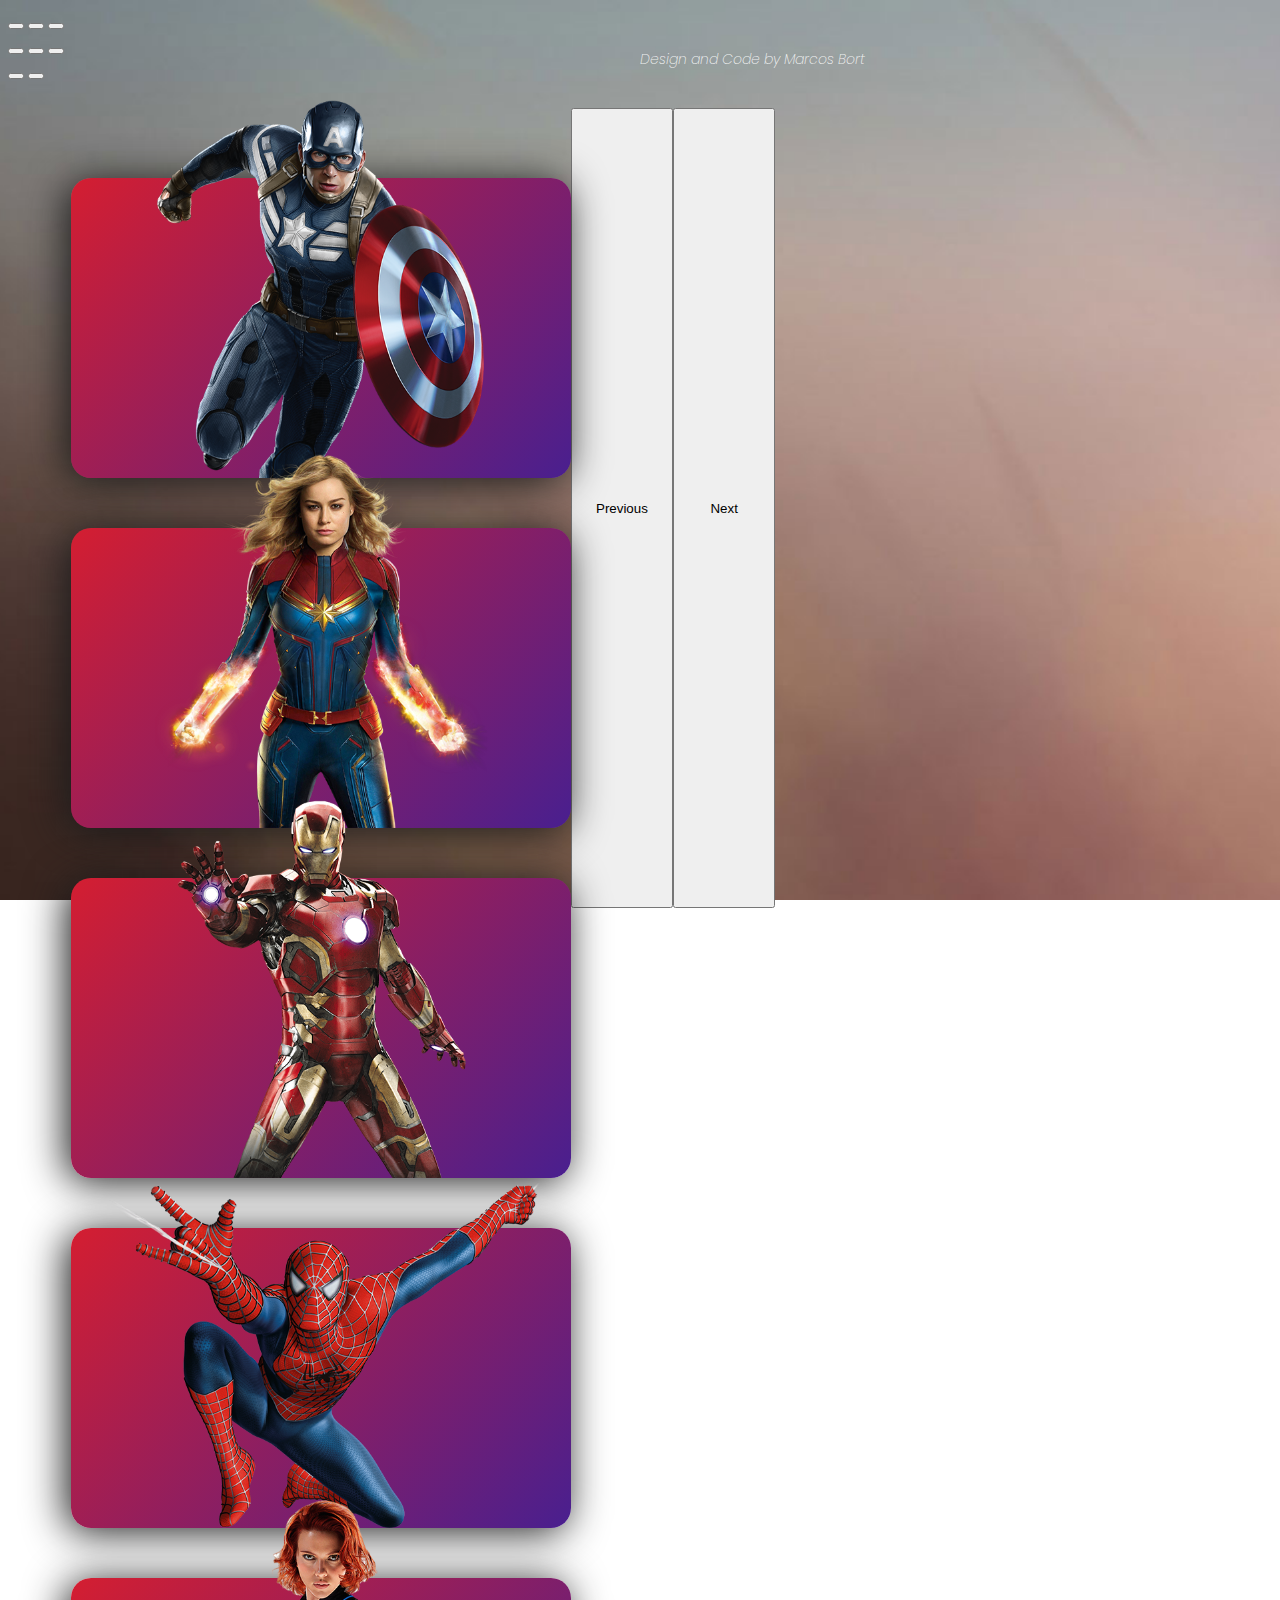
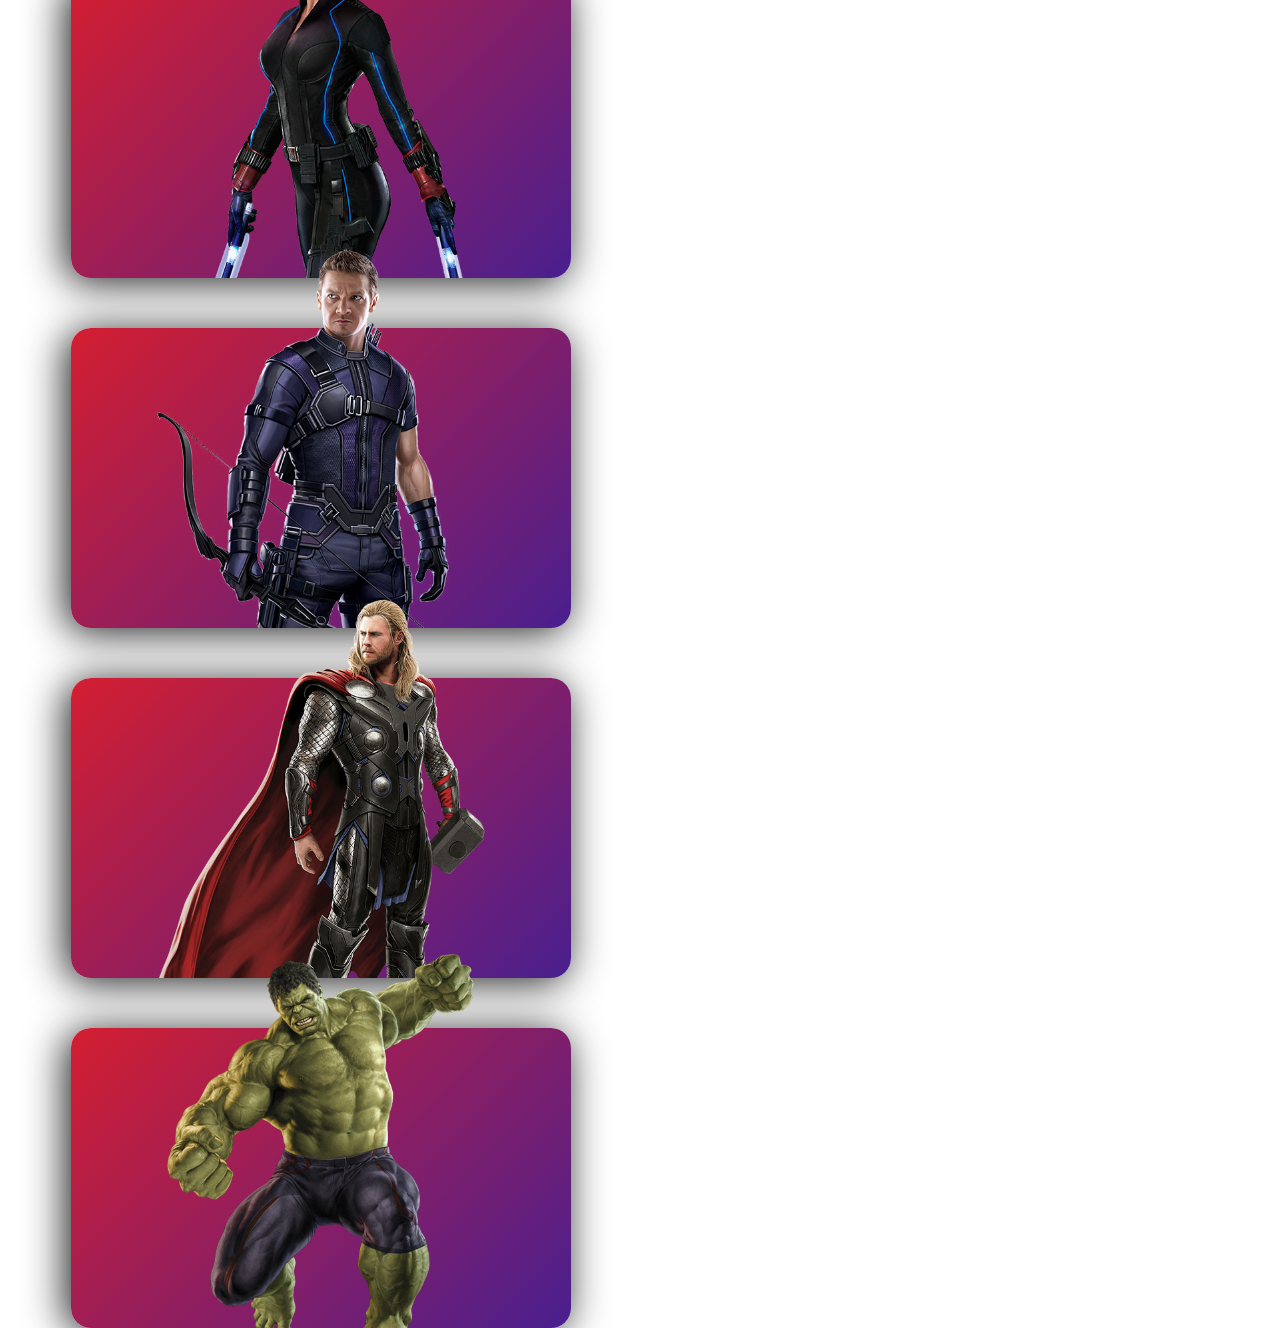
<file: index.html>
<!DOCTYPE html>
<html lang="es">
    <head>
    <meta charset="UTF-8">
    <meta http-equiv="X-UA-Compatible" content="IE=edge">
    <meta name="viewport" content="width=device-width, initial-scale=1.0">
    <link rel="icon" type="favicon/x-con" href="https://marcosbort.github.io/favicon-mb/favicon.png">
    <link rel="stylesheet" href="./assets/css/style.css">
    <!-- Bootstrap CSS -->
    <link href="https://cdn.jsdelivr.net/npm/bootstrap@5.1.3/dist/css/bootstrap.min.css" rel="stylesheet" integrity="sha384-1BmE4kWBq78iYhFldvKuhfTAU6auU8tT94WrHftjDbrCEXSU1oBoqyl2QvZ6jIW3" crossorigin="anonymous">
    <title>Document</title>
</head>
<body>

    <div class="title-top translate-middle">
        <p>Design and Code by Marcos Bort</p>
    </div>
    
    <div id="carouselExampleIndicators" class="carousel slide scroll-behavior" data-bs-ride="carousel">
        <div class="carousel-indicators">
            <button type="button" data-bs-target="#carouselExampleIndicators" data-bs-slide-to="0" class="active" aria-current="true" aria-label="Slide 1"></button>
            <button type="button" data-bs-target="#carouselExampleIndicators" data-bs-slide-to="1" aria-label="Slide 2"></button>
            <button type="button" data-bs-target="#carouselExampleIndicators" data-bs-slide-to="2" aria-label="Slide 3"></button>
            <button type="button" data-bs-target="#carouselExampleIndicators" data-bs-slide-to="3" aria-label="Slide 4"></button>
            <button type="button" data-bs-target="#carouselExampleIndicators" data-bs-slide-to="4" aria-label="Slide 5"></button>
            <button type="button" data-bs-target="#carouselExampleIndicators" data-bs-slide-to="5" aria-label="Slide 6"></button>
            <button type="button" data-bs-target="#carouselExampleIndicators" data-bs-slide-to="6" aria-label="Slide 7"></button>
            <button type="button" data-bs-target="#carouselExampleIndicators" data-bs-slide-to="7" aria-label="Slide 8"></button>
        </div>
        
        
        <!-- Sections Start -->
        <div class="carousel-inner d-flex align-items-center">
            
            <div class="carousel-item active">
                <!-- Captain America -->
                <div class="responsive-card mx-auto">
                    <div class="responsive-card__content">
                        <h2 class="responsive-card__title">Captain America</h2>
                        <p class="responsive-card__text">
                            Lorem ipsum dolor sit amet, consec tetur adipis icing elit. Debi delen hic quis aliqua aperiam facilis.
                        </p>
                        <a href="#" class="responsive-card__cta">Read More</a>
                    </div>
                    <img src="./assets/img/american-2.png" alt="captain america" class="responsive-card__image">
                </div>
            </div>

            
            <div class="carousel-item ">
                <!-- Captain Marvel -->
                <div class="responsive-card mx-auto">
                    <div class="responsive-card__content">
                        <h2 class="responsive-card__title">Captain Marvel</h2>
                        <p class="responsive-card__text">
                            Lorem ipsum dolor sit amet, consec tetur adipis icing elit. Debi delen hic quis aliqua aperiam facilis.
                        </p>
                        <a href="#" class="responsive-card__cta">Read More</a>
                    </div>
                    <img src="./assets/img/captain-2.png" alt="captain america" class="responsive-card__image">
                </div>
            </div>
            
            <div class="carousel-item">
                <!-- Iron Man -->
                <div class="responsive-card mx-auto">
                    <div class="responsive-card__content">
                        <h2 class="responsive-card__title">Iron Man</h2>
                        <p class="responsive-card__text">
                            Lorem ipsum dolor sit amet, consec tetur adipis icing elit. Debi delen hic quis aliqua aperiam facilis.
                        </p>
                        <a href="#" class="responsive-card__cta">Read More</a>
                    </div>
                    <img src="./assets/img/iron-man-2.png" alt="captain america" class="responsive-card__image responsive-card__image__iron-man">
                </div>
            </div>

            <div class="carousel-item">
                <!-- Speederman -->
                <div class="responsive-card mx-auto">
                    <div class="responsive-card__content">
                        <h2 class="responsive-card__title">Speeder man</h2>
                        <p class="responsive-card__text">
                            Lorem ipsum dolor sit amet, consec tetur adipis icing elit. Debi delen hic quis aliqua aperiam facilis.
                        </p>
                        <a href="#" class="responsive-card__cta">Read More</a>
                    </div>
                    <img src="./assets/img/speederman-2.png" alt="captain america" class="responsive-card__image responsive-card__image__speederman">
                </div>
            </div>
            
            <div class="carousel-item">
                <!-- Black Widow -->
                <div class="responsive-card mx-auto">
                    <div class="responsive-card__content">
                        <h2 class="responsive-card__title">Black Widow</h2>
                        <p class="responsive-card__text">
                            Lorem ipsum dolor sit amet, consec tetur adipis icing elit. Debi delen hic quis aliqua aperiam facilis.
                        </p>
                        <a href="#" class="responsive-card__cta">Read More</a>
                    </div>
                    <img src="./assets/img/black-widow-2.png" alt="captain america" class="responsive-card__image">
                </div>
            </div>


            <div class="carousel-item">
                <!-- Hawkeye -->
                <div class="responsive-card mx-auto">
                    <div class="responsive-card__content">
                        <h2 class="responsive-card__title">Hawkeye</h2>
                        <p class="responsive-card__text">
                            Lorem ipsum dolor sit amet, consec tetur adipis icing elit. Debi delen hic quis aliqua aperiam facilis.
                        </p>
                        <a href="#" class="responsive-card__cta">Read More</a>
                    </div>
                    <img src="./assets/img/hawkeye-2.png" alt="captain america" class="responsive-card__image responsive-card__image__hawkeye">
                </div>
            </div>

           

            <div class="carousel-item">
                <!-- Thor -->
                <div class="responsive-card mx-auto">
                    <div class="responsive-card__content">
                        <h2 class="responsive-card__title">Thor</h2>
                        <p class="responsive-card__text">
                            Lorem ipsum dolor sit amet, consec tetur adipis icing elit. Debi delen hic quis aliqua aperiam facilis.
                        </p>
                        <a href="#" class="responsive-card__cta">Read More</a>
                    </div>
                    <img src="./assets/img/thor-2.png" alt="captain america" class="responsive-card__image responsive-card__image__thor">
                </div>
            </div>

            <div class="carousel-item">
                <!-- Holk -->
                <div class="responsive-card mx-auto">
                    <div class="responsive-card__content">
                        <h2 class="responsive-card__title">Hulk</h2>
                        <p class="responsive-card__text">
                            Lorem ipsum dolor sit amet, consec tetur adipis icing elit. Debi delen hic quis aliqua aperiam facilis.
                        </p>
                        <a href="#" class="responsive-card__cta">Read More</a>
                    </div>
                    <img src="./assets/img/hulk-2.png" alt="captain america" class="responsive-card__image responsive-card__image__holk">
                </div>
            </div>

        </div>
        <!-- Sections End -->


        <button class="carousel-control-prev" type="button" data-bs-target="#carouselExampleIndicators" data-bs-slide="prev">
            <span class="carousel-control-prev-icon" aria-hidden="true"></span>
            <span class="visually-hidden">Previous</span>
        </button>
        <button class="carousel-control-next" type="button" data-bs-target="#carouselExampleIndicators" data-bs-slide="next">
            <span class="carousel-control-next-icon" aria-hidden="true"></span>
            <span class="visually-hidden">Next</span>
        </button>
    </div>

    <!-- 
    Nota: Para un perfecto centrado de las Cards
    .carousel-inner     →   d-flex align-items-center (dad)
    .responsive-card    →   mx-auto (child)
    -->

    <!-- Bootstrap Js -->
    <script src="https://cdn.jsdelivr.net/npm/bootstrap@5.1.3/dist/js/bootstrap.bundle.min.js" integrity="sha384-ka7Sk0Gln4gmtz2MlQnikT1wXgYsOg+OMhuP+IlRH9sENBO0LRn5q+8nbTov4+1p" crossorigin="anonymous"></script>
</body>
</html>
</file>
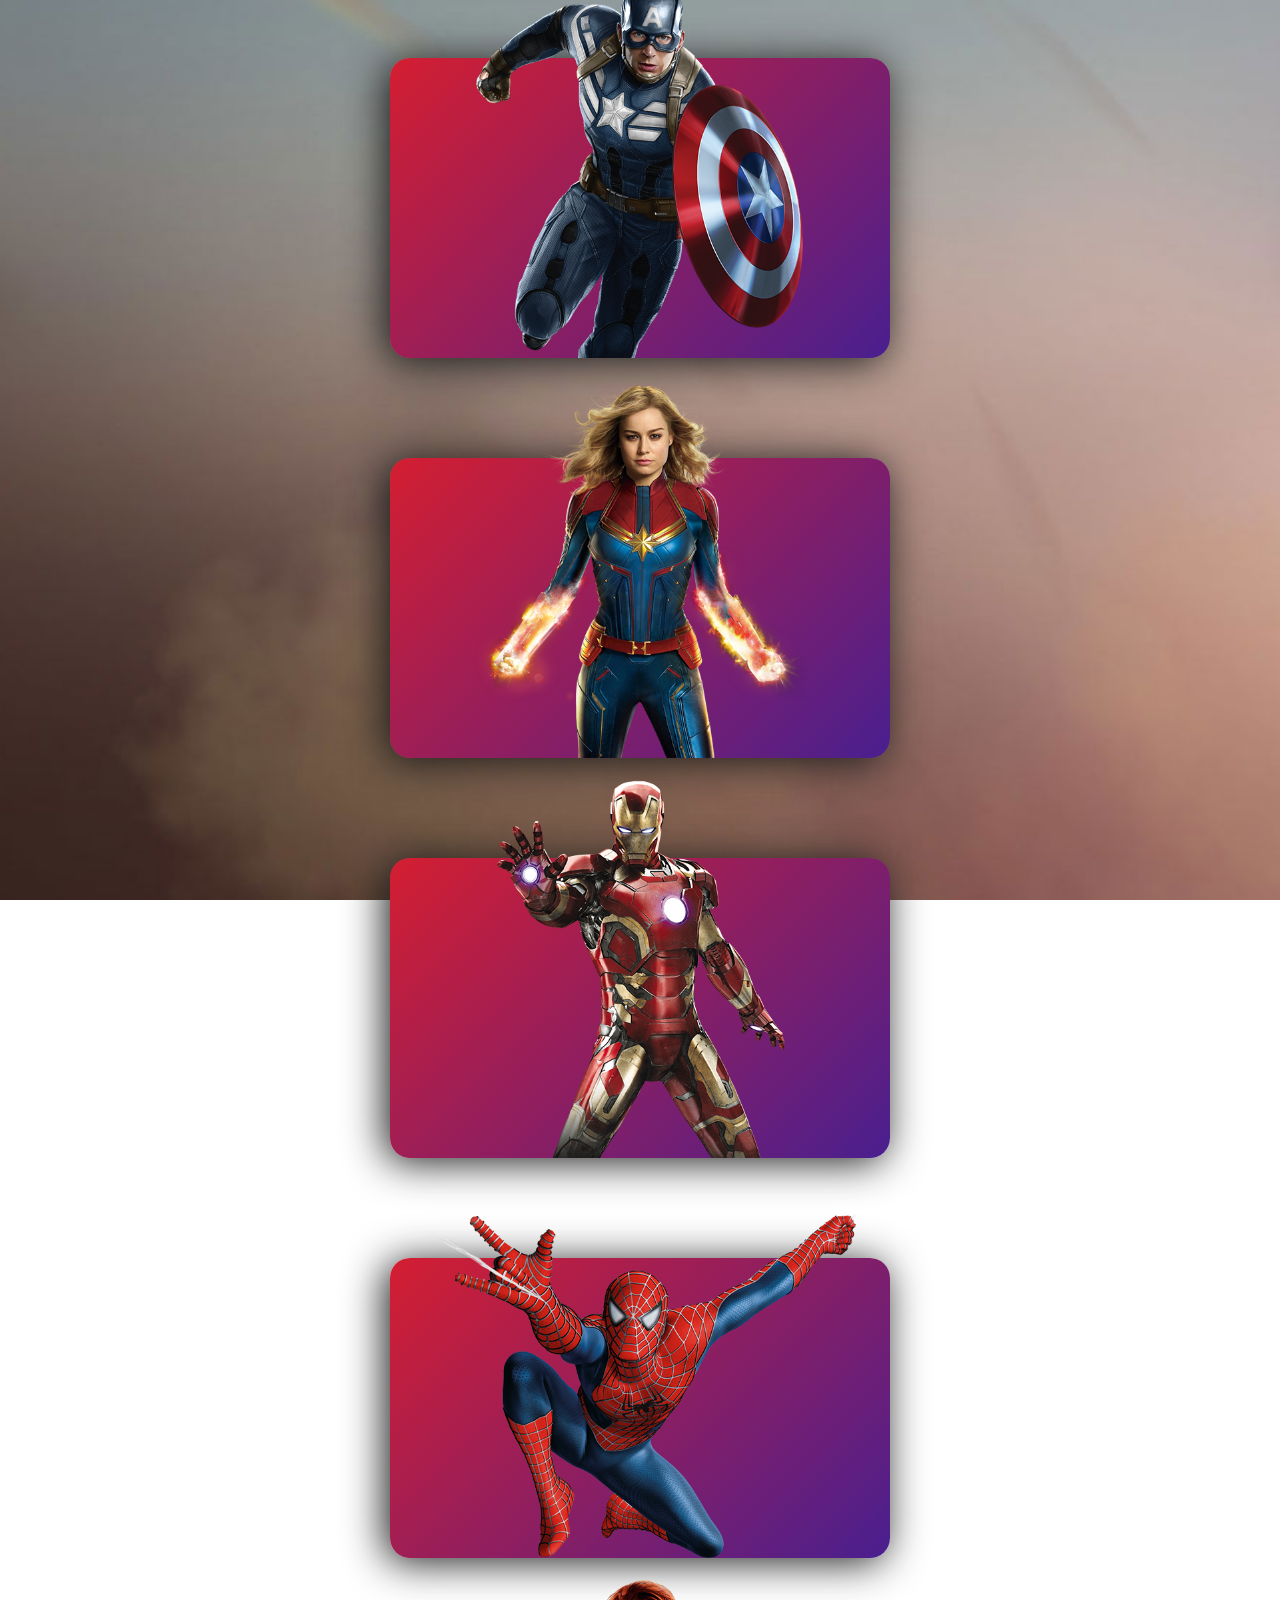
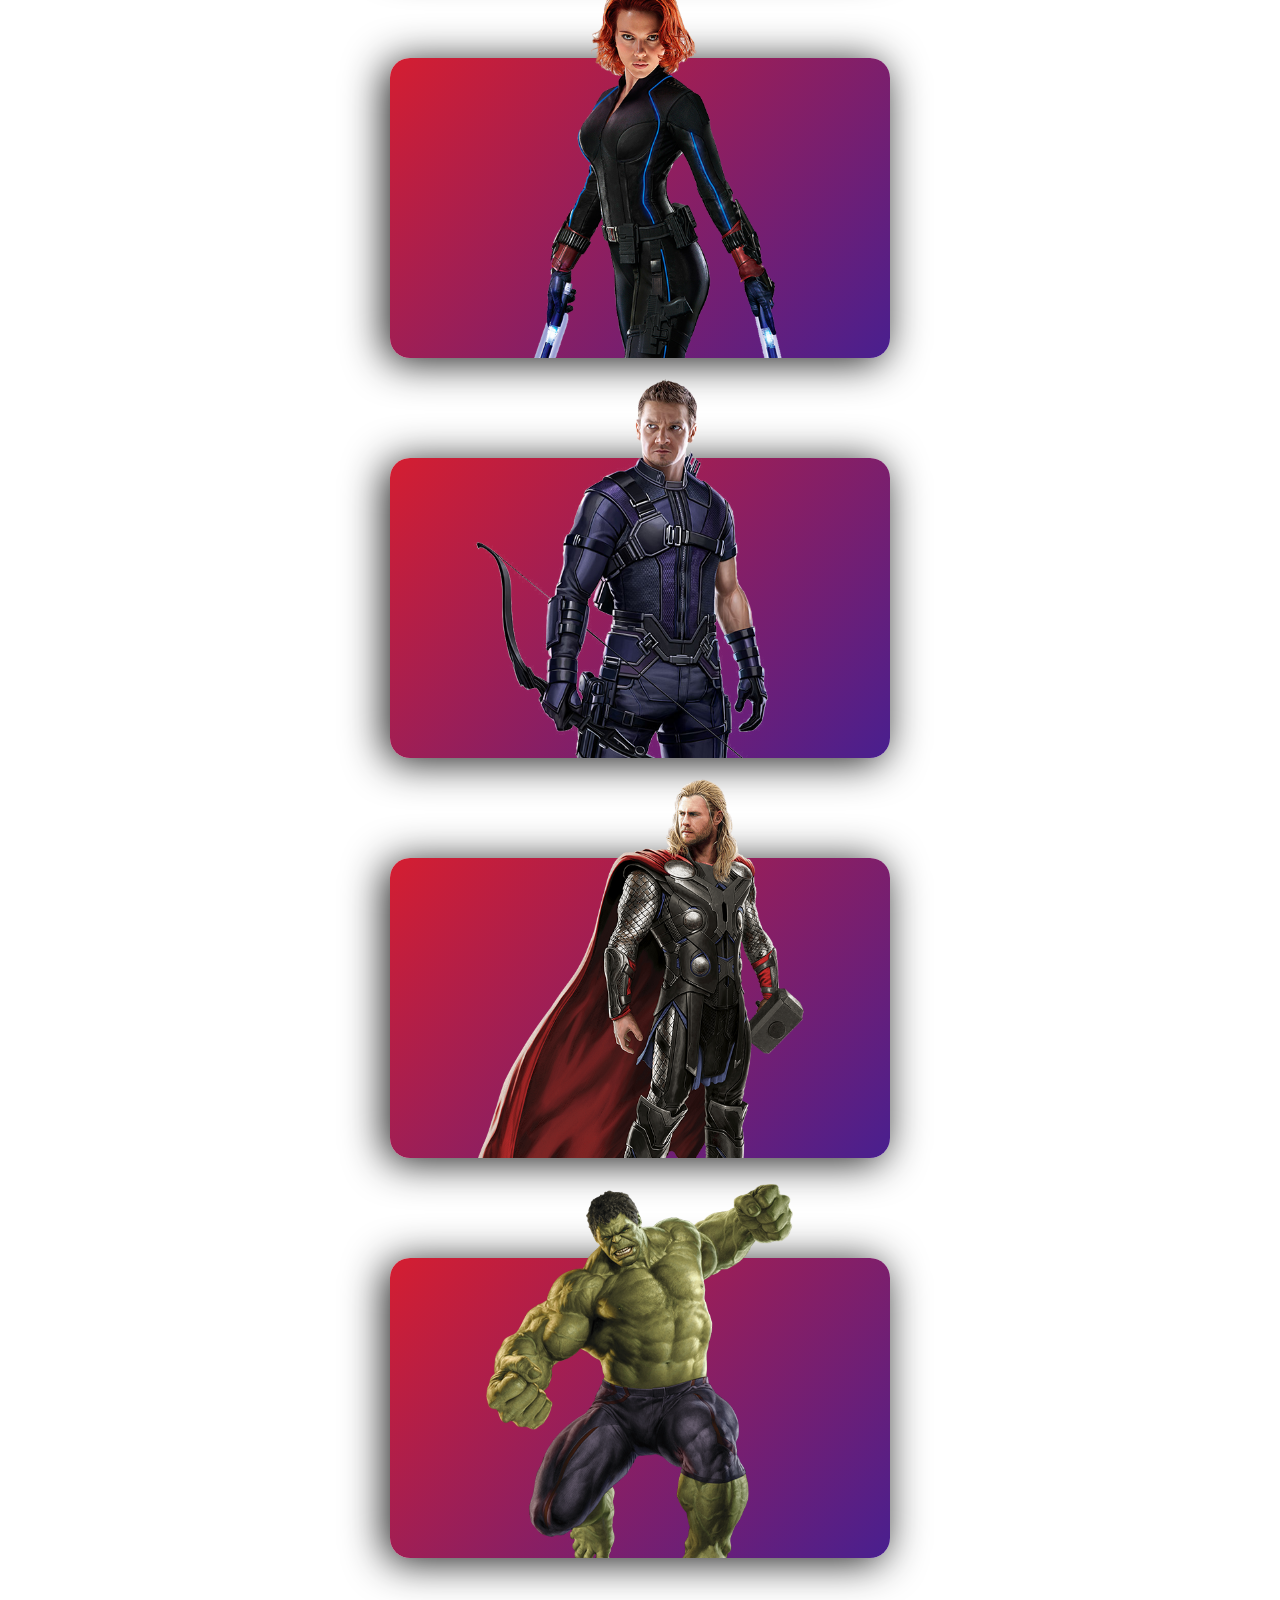
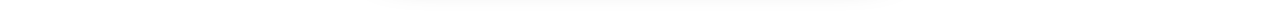
<file: card-index.html>
<!DOCTYPE html>
<html lang="es">
    <head>
    <meta charset="UTF-8">
    <meta http-equiv="X-UA-Compatible" content="IE=edge">
    <meta name="viewport" content="width=device-width, initial-scale=1.0">
    <link rel="icon" type="favicon/x-con" href="https://marcosbort.github.io/favicon-mb/favicon.png">
    <link rel="stylesheet" href="./assets/css/card-style.css">
    <title>Document</title>
</head>
<body>

                <!-- Captain America -->
                <div class="responsive-card mx-auto">
                    <div class="responsive-card__content">
                        <h2 class="responsive-card__title">Captain America</h2>
                        <p class="responsive-card__text">
                            Lorem ipsum dolor sit amet, consec tetur adipis icing elit. Debi delen hic quis aliqua aperiam facilis.
                        </p>
                        <a href="#" class="responsive-card__cta">Read More</a>
                    </div>
                    <img src="./assets/img/american-2.png" alt="captain america" class="responsive-card__image">
                </div>

            
                <!-- Captain Marvel -->
                <div class="responsive-card mx-auto">
                    <div class="responsive-card__content">
                        <h2 class="responsive-card__title">Captain Marvel</h2>
                        <p class="responsive-card__text">
                            Lorem ipsum dolor sit amet, consec tetur adipis icing elit. Debi delen hic quis aliqua aperiam facilis.
                        </p>
                        <a href="#" class="responsive-card__cta">Read More</a>
                    </div>
                    <img src="./assets/img/captain-2.png" alt="captain america" class="responsive-card__image">
                </div>

                <!-- Iron Man -->
                <div class="responsive-card mx-auto">
                    <div class="responsive-card__content">
                        <h2 class="responsive-card__title">Iron Man</h2>
                        <p class="responsive-card__text">
                            Lorem ipsum dolor sit amet, consec tetur adipis icing elit. Debi delen hic quis aliqua aperiam facilis.
                        </p>
                        <a href="#" class="responsive-card__cta">Read More</a>
                    </div>
                    <img src="./assets/img/iron-man-2.png" alt="captain america" class="responsive-card__image responsive-card__image__iron-man">
                </div>

                <!-- Speederman -->
                <div class="responsive-card mx-auto">
                    <div class="responsive-card__content">
                        <h2 class="responsive-card__title">Speeder man</h2>
                        <p class="responsive-card__text">
                            Lorem ipsum dolor sit amet, consec tetur adipis icing elit. Debi delen hic quis aliqua aperiam facilis.
                        </p>
                        <a href="#" class="responsive-card__cta">Read More</a>
                    </div>
                    <img src="./assets/img/speederman-2.png" alt="captain america" class="responsive-card__image responsive-card__image__speederman">
                </div>

                <!-- Black Widow -->
                <div class="responsive-card mx-auto">
                    <div class="responsive-card__content">
                        <h2 class="responsive-card__title">Black Widow</h2>
                        <p class="responsive-card__text">
                            Lorem ipsum dolor sit amet, consec tetur adipis icing elit. Debi delen hic quis aliqua aperiam facilis.
                        </p>
                        <a href="#" class="responsive-card__cta">Read More</a>
                    </div>
                    <img src="./assets/img/black-widow-2.png" alt="captain america" class="responsive-card__image">
                </div>
                
                <!-- Hawkeye -->
                <div class="responsive-card mx-auto">
                    <div class="responsive-card__content">
                        <h2 class="responsive-card__title">Hawkeye</h2>
                        <p class="responsive-card__text">
                            Lorem ipsum dolor sit amet, consec tetur adipis icing elit. Debi delen hic quis aliqua aperiam facilis.
                        </p>
                        <a href="#" class="responsive-card__cta">Read More</a>
                    </div>
                    <img src="./assets/img/hawkeye-2.png" alt="captain america" class="responsive-card__image responsive-card__image__hawkeye">
                </div>
                
                <!-- Thor -->
                <div class="responsive-card mx-auto">
                    <div class="responsive-card__content">
                        <h2 class="responsive-card__title">Thor</h2>
                        <p class="responsive-card__text">
                            Lorem ipsum dolor sit amet, consec tetur adipis icing elit. Debi delen hic quis aliqua aperiam facilis.
                        </p>
                        <a href="#" class="responsive-card__cta">Read More</a>
                    </div>
                    <img src="./assets/img/thor-2.png" alt="captain america" class="responsive-card__image responsive-card__image__thor">
                </div>
                
                <!-- Holk -->
                <div class="responsive-card mx-auto">
                    <div class="responsive-card__content">
                        <h2 class="responsive-card__title">Hulk</h2>
                        <p class="responsive-card__text">
                            Lorem ipsum dolor sit amet, consec tetur adipis icing elit. Debi delen hic quis aliqua aperiam facilis.
                        </p>
                        <a href="#" class="responsive-card__cta">Read More</a>
                    </div>
                    <img src="./assets/img/hulk-2.png" alt="captain america" class="responsive-card__image responsive-card__image__holk">
                </div>

</body>
</html>
</file>
<file: assets/css/style.css>
@import url('https://fonts.googleapis.com/css2?family=Bebas+Neue&family=Poppins:wght@300;400;500;600;700;800;900&display=swap');

/*---------------------------------------------------------------------/
    General
/---------------------------------------------------------------------*/
body {
    background: url("../img/background-01.jpg") no-repeat center center fixed;
    font-family: 'Poppins', sans-serif !important;
    background-size: cover;
    scroll-behavior: smooth;
}

h2 {
    font-weight: 800 !important;
}

.title-top {
    position: absolute;
    top: 20px;
    left: 50%;
    margin-top: 15px;
    margin-bottom: -20px;
    font-weight: 200;
    font-size: 14px;
    font-style: italic;
    color: #333;
    color: rgba(255, 255, 255, 0.85);
    text-align: center;
}

.carousel {
    display: flex;
    position: absolute;
    height: 100vh;
}
.carousel-inner {
    padding-top: 120px;
    
}
.carousel-control-prev,
.carousel-control-next {
    margin-top: 100px;
    width: 30% !important;
}





/*---------------------------------------------------------------------/
    Responsive Card
/---------------------------------------------------------------------*/
.responsive-card {
    position: relative;
    width: 500px;
    height: 300px;
    font-family: 'Poppins', sans-serif !important;
    display: flex;
    justify-content: flex-start;
    align-items: center;
    border-radius: 20px;
    background: linear-gradient(135deg,#d41e31,#491f8f);
    margin: 50px 0;
    box-shadow: -5px 4px 40px rgb(27, 27, 27);
}

/* Image */
.responsive-card__image {
    position: absolute;
    bottom: 0;
    left: 50%;
    transform: translateX(-50%);
    height: 380px;
    transition: 0.5s;
}

.responsive-card:hover .responsive-card__image {
    left: 78%;
    height: 460px;
}

/* Content */
.responsive-card__content {
    position: relative;
    width: 48%;
    left: 20%;
    padding: 10px 10px 10px 44px;
    opacity: 0;
    visibility: hidden;
    transition: 0.5s;
}

.responsive-card:hover .responsive-card__content {
    opacity: 1;
    visibility: visible;
    left: 0%;
}

/* Title */
.responsive-card__title {
    display: block;
    color: #fff;
    text-transform: uppercase;
    font-size: 40px;
    line-height: 38px;
    margin: 0;
    padding: 0;
}

/* Text */
.responsive-card__text {
    color: #fff;
    display: block;
    font-weight: 500 !important;
    line-height: 22px;
    margin: 12px 0 10px 0;
    padding: 0;
}

/* CTA */
.responsive-card__cta {
    position: relative;
    display: inline-block;
    text-decoration: none;
    color: #111;
    padding: 10px 20px;
    border-radius: 10px;
    background: #fff;
    margin-top: 8px;
}

/* Individual image */
.responsive-card:hover .responsive-card__image__iron-man {
    left: 67.5%;
}
.responsive-card:hover .responsive-card__image__hawkeye {
    left: 74%;
}
.responsive-card:hover .responsive-card__image__holk {
    left: 75%;
}
.responsive-card:hover .responsive-card__image__thor {
    left: 71.5%;
}

/*---------------------------------------------------------------------/
    Media Queries
/---------------------------------------------------------------------*/
/* @media (max-width: 589px) { */
@media (max-width: 509px) {
    .carousel-inner {
        padding-top: 0px;
        
    }
    .responsive-card {
        position: relative;
        width: 300px;
        align-items: flex-start;
        transition: 0.5s;
    }
    .responsive-card:hover {
        height: 530px;
    }
    .responsive-card:hover .responsive-card__image {
        left: 50%;
        height: 260px;
    }
    .responsive-card__content {
        width: 100%;
        left: 0;
        padding: 40px;
    }
}
</file>
<file: assets/css/card-style.css>
@import url('https://fonts.googleapis.com/css2?family=Bebas+Neue&family=Poppins:wght@300;400;500;600;700;800;900&display=swap');

/*---------------------------------------------------------------------/
    General
/---------------------------------------------------------------------*/
body {
    background: url("../img/background-01.jpg") no-repeat center center fixed;
    font-family: 'Poppins', sans-serif;
    background-size: cover;
    scroll-behavior: smooth;
    display: flex;
    flex-direction: column;
    justify-content: center;
    align-items: center;
}

/*---------------------------------------------------------------------/
    Responsive Card
/---------------------------------------------------------------------*/
.responsive-card {
    position: relative;
    width: 500px;
    height: 300px;
    font-family: 'Poppins', sans-serif;
    display: flex;
    justify-content: flex-start;
    align-items: center;
    border-radius: 20px;
    background: linear-gradient(135deg,#d41e31,#491f8f);
    margin: 50px 0;
    box-shadow: -5px 4px 40px rgb(27, 27, 27);
}

/* Image */
.responsive-card__image {
    position: absolute;
    bottom: 0;
    left: 50%;
    transform: translateX(-50%);
    height: 380px;
    transition: 0.5s;
}

.responsive-card:hover .responsive-card__image {
    left: 78%;
    height: 460px;
}

/* Content */
.responsive-card__content {
    position: relative;
    width: 48%;
    left: 20%;
    padding: 10px 10px 10px 44px;
    opacity: 0;
    visibility: hidden;
    transition: 0.5s;
}

.responsive-card:hover .responsive-card__content {
    opacity: 1;
    visibility: visible;
    left: 0%;
}

/* Title */
.responsive-card__title {
    display: block;
    color: #fff;
    text-transform: uppercase;
    font-size: 40px;
    /* font-weight: 800; */
    line-height: 38px;
    margin: 0;
    padding: 0;
}

/* Text */
.responsive-card__text {
    color: #fff;
    display: block;
    font-weight: 500 !important;
    line-height: 22px;
    margin: 12px 0 10px 0;
    padding: 0;
}

/* CTA */
.responsive-card__cta {
    position: relative;
    display: inline-block;
    text-decoration: none;
    color: #111;
    padding: 10px 20px;
    border-radius: 10px;
    background: #fff;
    margin-top: 8px;
}

/* Individual image */
.responsive-card:hover .responsive-card__image__iron-man {
    left: 67.5%;
}
.responsive-card:hover .responsive-card__image__hawkeye {
    left: 74%;
}
.responsive-card:hover .responsive-card__image__holk {
    left: 75%;
}
.responsive-card:hover .responsive-card__image__thor {
    left: 71.5%;
}

/*---------------------------------------------------------------------/
    Media Queries
/---------------------------------------------------------------------*/
/* @media (max-width: 589px) { */
@media (max-width: 509px) {
    .carousel-inner {
        padding-top: 0px;
        
    }
    .responsive-card {
        position: relative;
        width: 300px;
        align-items: flex-start;
        transition: 0.5s;
    }
    .responsive-card:hover {
        height: 530px;
    }
    .responsive-card:hover .responsive-card__image {
        left: 50%;
        height: 260px;
    }
    .responsive-card__content {
        width: 100%;
        left: 0;
        padding: 40px;
    }
}
</file>
